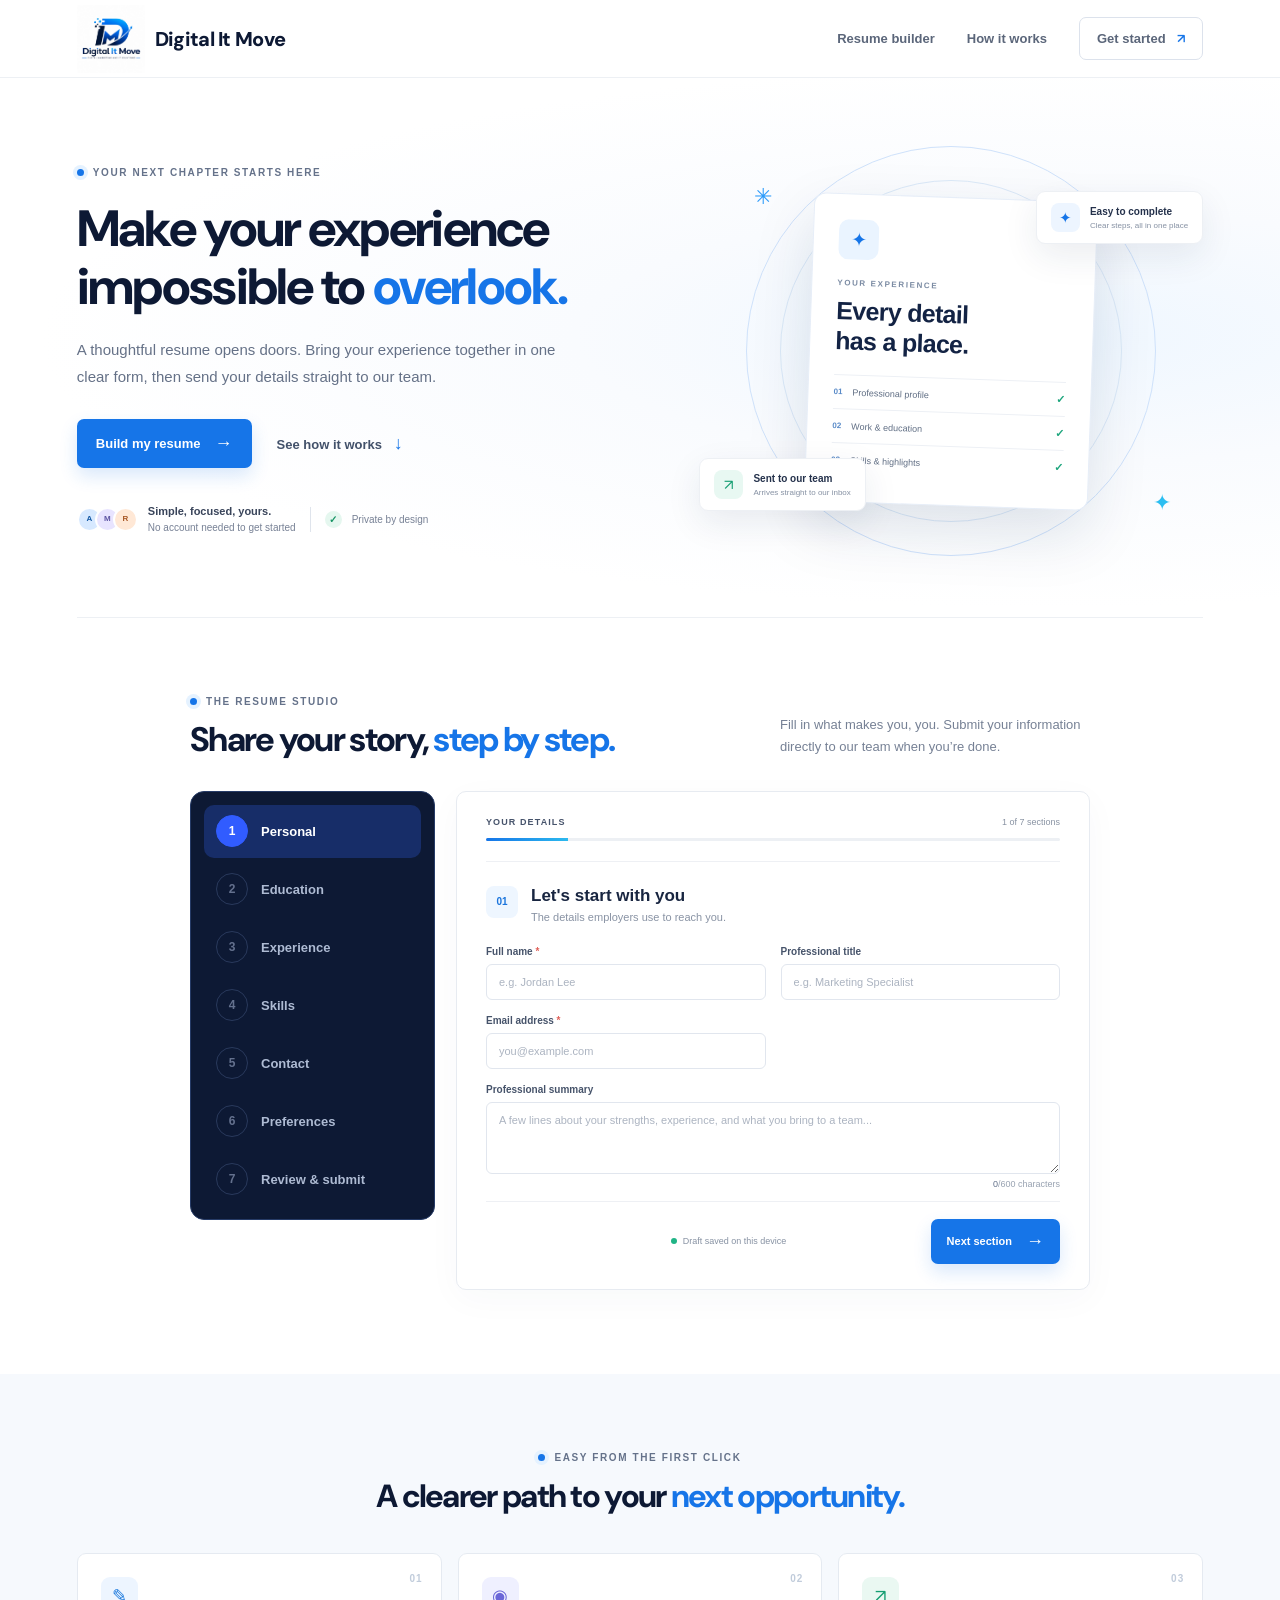
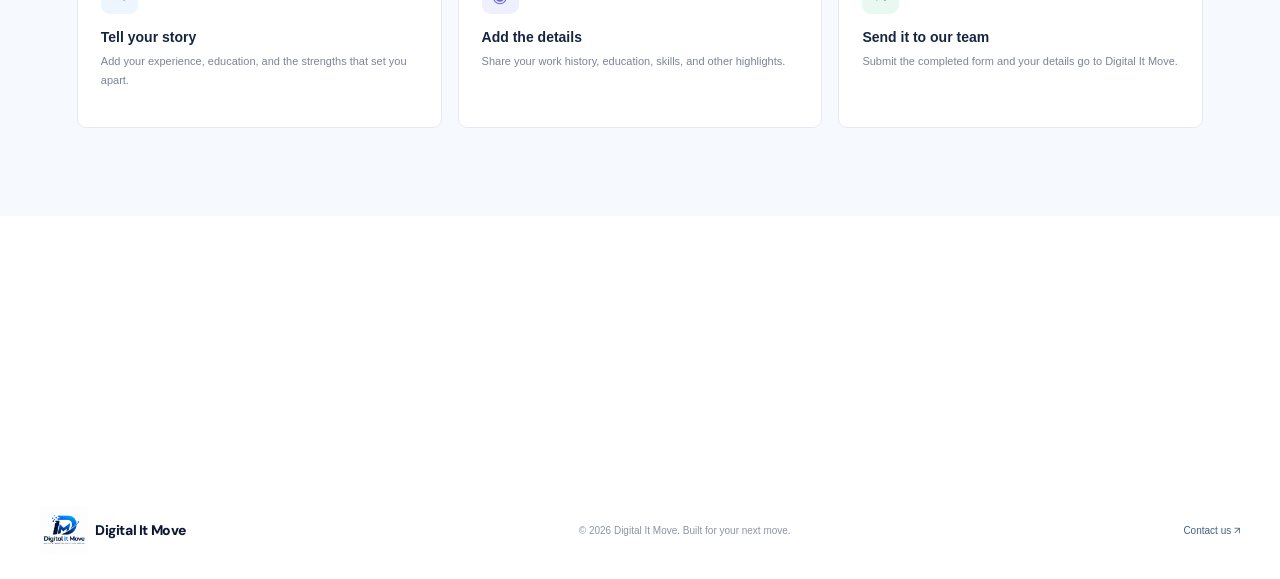
<file: index.html>
<!doctype html>
<html lang="en">
<head>
  <meta charset="utf-8" />
  <meta name="viewport" content="width=device-width, initial-scale=1" />
  <meta name="theme-color" content="#0d1934" />
  <meta name="description" content="Build a polished, professional resume with Digital It Move." />
  <title>Digital It Move| Resume</title>
  <link rel="icon" href="assets/dim-logo.jpeg" type="image/jpeg" />
  <link rel="preconnect" href="https://fonts.googleapis.com" />
  <link rel="preconnect" href="https://fonts.gstatic.com" crossorigin />
  <link href="https://fonts.googleapis.com/css2?family=DM+Sans:wght@400;500;600;700&family=Manrope:wght@400;500;600;700;800&display=swap" rel="stylesheet" />
  <style>
    :root{--navy:#0d1934;--blue:#1675e8;--ink:#18243c;--muted:#68758c;--line:#e5eaf1;--wash:#f5f8fc;--sans:Arial,"DM Sans",sans-serif;--display:"DM Sans",Arial,sans-serif}*{box-sizing:border-box}html{scroll-behavior:smooth;scroll-padding-top:88px}body{margin:0;color:var(--ink);font-family:var(--sans);background:#fff}a{color:inherit;text-decoration:none}button,input,textarea{font:inherit}.topbar{height:78px;border-bottom:1px solid #edf0f4;display:flex;align-items:center;justify-content:space-between;padding:0 max(calc((100vw - 1200px)/2),6%);background:#fff;position:sticky;top:0;z-index:10}.brand img{width:225px;height:55px;object-fit:contain;object-position:left center}.topnav{display:flex;align-items:center;gap:32px;font-size:13px;color:#5b667a;font-weight:600}.topnav a:hover{color:var(--blue)}.topnav .nav-cta{padding:12px 17px;border:1px solid #dce2ec;border-radius:7px}.nav-cta span{color:var(--blue);margin-left:8px}.menu-toggle{display:none;border:0;background:none;font-size:24px;color:var(--navy)}.hero{position:relative;overflow:hidden;min-height:540px;padding:72px max(calc((100vw - 1200px)/2),6%) 66px;display:grid;grid-template-columns:1fr .85fr;align-items:center;gap:30px;background:radial-gradient(ellipse at 82% 48%,#eff7ff 0,#f9fbfe 32%,#fff 68%)}.hero-copy{position:relative;z-index:2}.eyebrow{font-size:10px;letter-spacing:1.6px;font-weight:700;color:#65728a;display:flex;align-items:center;gap:9px;margin:0 0 22px}.eyebrow-dot{width:7px;height:7px;background:var(--blue);border-radius:50%;box-shadow:0 0 0 4px #e5f2ff}.hero h1,.section-heading h2,.how-section h2,.closing-cta h2{font-family:var(--display);font-weight:750;letter-spacing:-1.7px;color:var(--navy)}.hero h1{font-size:clamp(36px,4.2vw,51px);line-height:1.14;margin:0 0 20px}.hero h1 span,.section-heading h2 span,.how-section h2 span{color:var(--blue)}.hero-sub{max-width:490px;line-height:1.8;font-size:15px;color:#657187;margin:0}.hero-actions{display:flex;align-items:center;gap:25px;margin-top:29px}.button{border:0;cursor:pointer;display:inline-flex;align-items:center;justify-content:center;gap:14px;border-radius:7px;font-size:13px;font-weight:700;transition:transform .18s,box-shadow .18s,background .18s}.button:hover{transform:translateY(-2px)}.button-primary{background:var(--blue);color:white;padding:14px 19px;box-shadow:0 8px 18px #1675e82a}.button-primary:hover{background:#0867d8}.button-primary span{font-size:18px}.text-link{font-size:13px;font-weight:700;color:#42516a}.text-link span{padding-left:8px;color:var(--blue);font-size:18px}.trust-row{display:flex;align-items:center;gap:10px;margin-top:35px;color:#778195;font-size:10px;line-height:1.5}.trust-row strong{color:#39445a;font-size:11px}.avatar-stack{display:flex;padding-right:7px}.avatar-stack i{font-style:normal;width:25px;height:25px;background:#d7e9ff;border:2px solid white;border-radius:50%;margin-right:-7px;font-size:8px;font-weight:700;display:grid;place-items:center;color:#1459a5}.avatar-stack i:nth-child(2){background:#e8e4ff;color:#5d54a3}.avatar-stack i:nth-child(3){background:#ffe8d6;color:#a85725}.trust-divider{height:25px;width:1px;background:#dfe4ec;margin:0 4px}.trust-check{width:17px;height:17px;border-radius:50%;background:#e5f7ef;color:#179464;display:grid;place-items:center;font-weight:bold}.hero-art{height:390px;position:relative;display:flex;align-items:center;justify-content:center}.art-orbit{position:absolute;border:1px solid #cfe2fb;border-radius:50%;width:410px;height:410px}.orbit-two{width:342px;height:342px;border-color:#dbe9f8}.details-card{position:relative;z-index:2;width:284px;min-height:306px;background:#fff;border:1px solid #e7eef8;border-radius:12px;padding:25px;box-shadow:0 24px 60px #102d5520;transform:rotate(2deg)}.details-icon{width:40px;height:40px;border-radius:10px;display:grid;place-items:center;color:var(--blue);background:#eaf4ff;font-size:19px}.details-card>p{font-size:8px;letter-spacing:1.6px;color:#7b8ba3;font-weight:800;margin:19px 0 8px}.details-card h2{font-size:25px;line-height:1.2;letter-spacing:-.7px;color:#132344;margin:0 0 19px}.detail-row{display:flex;align-items:center;border-top:1px solid #edf0f5;padding:10px 0;font-size:9px;color:#5f6d83;gap:10px}.detail-row i{font-style:normal;color:#5a8bc8;font-size:8px;font-weight:700}.detail-row b{margin-left:auto;color:#1ca57c;font-size:11px}.floating-note{position:absolute;background:#fff;border:1px solid #edf0f4;border-radius:9px;box-shadow:0 12px 35px #122c5116;display:flex;align-items:center;gap:10px;padding:11px 14px;z-index:3}.floating-note b,.floating-note small{display:block}.floating-note b{font-size:10px;color:#24314b}.floating-note small{font-size:8px;color:#8691a3;margin-top:4px}.note-icon,.download-icon{width:29px;height:29px;border-radius:8px;background:#edf5ff;color:var(--blue);display:grid;place-items:center;font-size:15px}.download-icon{background:#e8f8f2;color:#159e72}.note-top{top:35px;right:0}.note-bottom{bottom:35px;left:0}.art-spark{position:absolute;color:#2b9afa;font-size:22px}.spark-a{top:28px;left:55px}.spark-b{bottom:30px;right:32px;color:#2bbef1}.hero-bottom-rule{position:absolute;bottom:0;left:6%;right:6%;height:1px;background:#edf0f4}.builder-section{max-width:900px;padding:78px 0 84px;margin:auto}.section-heading{display:flex;justify-content:space-between;align-items:end;margin-bottom:30px;gap:22px}.section-heading .eyebrow{margin-bottom:13px}.section-heading h2,.how-section h2{font-size:34px;line-height:1.2;margin:0}.section-heading>p{max-width:310px;color:#768195;font-size:13px;line-height:1.7;margin:0 0 3px}.builder-layout{display:block}.form-panel{width:100%;padding:25px 29px;border:1px solid #e7ebf1;border-radius:10px;background:#fff;box-shadow:0 9px 35px #17315108}.form-progress{padding-bottom:20px;border-bottom:1px solid #eef0f4}.progress-copy{display:flex;justify-content:space-between;font-size:9px;letter-spacing:1.1px;font-weight:800;color:#46536b}.progress-copy span+span{letter-spacing:0;color:#8993a3;font-weight:500}.progress-track{height:3px;background:#edf0f4;margin-top:11px;border-radius:5px;overflow:hidden}.progress-track span{width:25%;height:100%;display:block;background:linear-gradient(90deg,#1675e8,#2cb9ee);transition:width .25s}.form-section{display:none;padding:24px 0 12px}.form-section.active{display:block;animation:enter .24s ease}@keyframes enter{from{opacity:.5;transform:translateY(4px)}to{opacity:1;transform:translateY(0)}}.form-section-heading{display:flex;gap:13px;align-items:flex-start;margin-bottom:20px}.section-number{width:32px;height:32px;display:grid;place-items:center;background:#eef6ff;color:#1a74dc;font-weight:800;font-size:10px;border-radius:8px;flex:none}.form-section-heading h3{font-size:17px;margin:0 0 5px;color:#182540}.form-section-heading p{color:#8993a4;font-size:11px;margin:0}.field-grid{display:grid;gap:15px}.two-col{grid-template-columns:1fr 1fr}.field{display:flex;flex-direction:column;gap:7px;min-width:0}.field>span{font-size:10px;color:#46536a;font-weight:700}.field em{font-style:normal;color:#e06159}.field input,.field textarea{width:100%;border:1px solid #e1e6ee;background:#fff;border-radius:6px;padding:11px 12px;color:#26334a;font-size:11px;outline:none;resize:vertical;transition:border .2s,box-shadow .2s}.field input::placeholder,.field textarea::placeholder{color:#acb4c1}.field input:focus,.field textarea:focus{border-color:#7bb2f2;box-shadow:0 0 0 3px #eaf4ff}.field-full{grid-column:1/-1}.field-hint{display:flex;justify-content:flex-end;color:#98a2b1;font-size:9px;margin-top:-2px}.field-hint span{color:#63718a}.form-controls{border-top:1px solid #eef0f4;padding-top:17px;display:flex;align-items:center;justify-content:space-between;gap:10px}.back-button{border:0;background:none;color:#637188;font-size:11px;font-weight:700;cursor:pointer;padding:9px 0}.back-button:disabled{opacity:.38;cursor:default}.next-button{padding:12px 16px;font-size:11px}.next-button:disabled{opacity:.65;cursor:wait;transform:none}.save-status{font-size:9px;color:#8792a3;display:flex;align-items:center;gap:6px}.save-status i{width:6px;height:6px;border-radius:50%;background:#20b486;display:inline-block}.repeat-list{display:grid;gap:14px}.repeat-card{border:1px solid #e5e9f0;border-radius:7px;padding:13px;position:relative}.repeat-card-top{display:flex;justify-content:space-between;align-items:center;margin-bottom:12px}.repeat-card-top b{font-size:10px;color:#64718a}.remove-entry{border:0;background:none;color:#a3abba;font-size:18px;cursor:pointer;padding:1px 5px}.repeat-fields{display:grid;grid-template-columns:1fr 1fr;gap:11px}.repeat-fields .field-full{grid-column:1/-1}.repeat-fields .field input,.repeat-fields .field textarea{padding:9px 10px;font-size:10px}.add-button{margin-top:14px;border:1px dashed #bdcbe0;background:#f9fbfe;border-radius:6px;width:100%;padding:11px;color:#2c70c2;font-size:10px;font-weight:700;cursor:pointer}.add-button:hover{background:#eff6ff}.skills-field{margin-top:20px}.skills-field small{font-size:9px;color:#8d97a6;font-weight:400}.privacy-note{display:flex;gap:11px;align-items:center;background:#f2f8ff;border:1px solid #e0efff;border-radius:7px;padding:11px 13px;margin-top:20px}.privacy-note span{font-size:18px;color:#2c81db}.privacy-note p{font-size:10px;color:#63738b;margin:0;line-height:1.6}.submit-message{display:none;margin:17px 0 0;padding:13px 15px;border-radius:7px;font-size:12px;line-height:1.6}.submit-message.success{display:block;color:#147755;background:#edf9f4;border:1px solid #ceefdf}.submit-message.error{display:block;color:#a53b37;background:#fff3f2;border:1px solid #f5d6d3}.how-section{padding:78px max(calc((100vw - 1200px)/2),6%) 88px;background:#f6f9fd;text-align:center}.how-section .eyebrow{justify-content:center;margin-bottom:14px}.how-section h2{font-size:32px;margin:0}.steps-grid{display:grid;grid-template-columns:repeat(3,1fr);gap:16px;margin-top:38px;text-align:left}.step-card{position:relative;padding:23px;border:1px solid #e5eaf1;border-radius:9px;background:#fff;min-height:175px}.step-index{position:absolute;right:18px;top:19px;color:#c1ccdb;font-size:10px;letter-spacing:1px;font-weight:700}.step-icon{height:37px;width:37px;border-radius:9px;background:#edf5ff;color:#1a78dd;display:grid;place-items:center;font-size:18px}.step-card:nth-child(2) .step-icon{background:#eff0ff;color:#6b67d8}.step-card:nth-child(3) .step-icon{background:#eaf8f2;color:#159e72}.step-card h3{font-size:14px;margin:15px 0 7px;color:#182540}.step-card p{font-size:11px;color:#7a8598;line-height:1.7;margin:0}.closing-cta{position:relative;overflow:hidden;margin:65px auto 0;max-width:1200px;min-height:200px;border-radius:11px;padding:36px 48px;background:linear-gradient(115deg,#0e1b39,#112f62 75%,#105ca7);display:flex;justify-content:space-between;align-items:center;color:white}.closing-cta .eyebrow{color:#a9c6ea;margin-bottom:12px}.closing-cta h2{color:#fff;font-size:28px;line-height:1.3;margin:0}.button-light{position:relative;z-index:1;background:white;color:#18304f;padding:14px 19px}.button-light span{font-size:18px;color:var(--blue)}.cta-orbit{position:absolute;width:270px;height:270px;border:1px solid #ffffff1d;border-radius:50%;right:143px;top:-37px}.cta-orbit:after{content:"";position:absolute;inset:28px;border:1px solid #ffffff15;border-radius:50%}.footer{max-width:1200px;margin:auto;padding:25px 0;display:flex;align-items:center;justify-content:space-between;color:#8a95a5;font-size:10px}.footer-brand img{width:185px;height:47px;object-fit:contain;object-position:left center}.footer>a:last-child{color:#426080}.toast{position:fixed;bottom:22px;left:50%;transform:translate(-50%,20px);opacity:0;pointer-events:none;background:#122448;color:#fff;font-size:12px;padding:12px 18px;border-radius:7px;transition:all .2s;z-index:50}.toast.show{opacity:1;transform:translate(-50%,0)}
    @media(max-width:900px){.hero{grid-template-columns:1fr .8fr;padding-top:60px}.hero h1{font-size:39px}.hero-art{transform:scale(.88);margin:0 -22px}.builder-section{margin:0 6%;padding:65px 0}.section-heading{align-items:start}.steps-grid{gap:10px}.closing-cta{margin-left:6%;margin-right:6%}.footer{margin:0 6%}}
    @media(max-width:650px){.topbar{height:67px;padding:0 5%}.brand img{width:195px;height:49px}.topnav{display:none;position:absolute;top:66px;left:0;right:0;background:#fff;padding:18px 6%;border-bottom:1px solid var(--line);flex-direction:column;align-items:stretch;gap:14px}.topnav.open{display:flex}.topnav .nav-cta{text-align:center}.menu-toggle{display:block}.hero{display:block;padding:54px 6% 42px;min-height:0}.hero h1{font-size:38px}.hero-sub{font-size:13px}.hero-art{height:300px;margin:20px -10px 0;transform:none}.art-orbit{width:330px;height:330px}.orbit-two{width:278px;height:278px}.details-card{width:252px;min-height:278px;padding:20px}.details-card h2{font-size:22px;margin-bottom:13px}.details-card>p{margin-top:13px}.note-top{right:0;top:1px}.note-bottom{left:0;bottom:0}.trust-row{margin-top:27px;flex-wrap:wrap}.builder-section{margin:0;padding:55px 5%}.section-heading{display:block;margin-bottom:22px}.section-heading h2,.how-section h2{font-size:28px}.section-heading>p{margin-top:12px}.form-panel{padding:18px 15px}.two-col{grid-template-columns:1fr}.field-full{grid-column:auto}.repeat-fields{grid-template-columns:1fr}.repeat-fields .field-full{grid-column:auto}.form-controls{flex-wrap:wrap}.save-status{order:3;width:100%;justify-content:center}.next-button{margin-left:auto}.how-section{padding:54px 6% 62px}.steps-grid{grid-template-columns:1fr;gap:10px;margin-top:26px}.step-card{min-height:0;padding:20px}.closing-cta{margin:30px 5% 0;min-height:220px;padding:25px 23px;display:block}.closing-cta h2{font-size:24px}.button-light{margin-top:21px}.cta-orbit{right:-8px;top:-27px}.footer{margin:0 5%;padding:22px 0;gap:12px;flex-wrap:wrap}.footer>span{order:3;width:100%;text-align:center}.footer-brand img{width:155px;height:42px}.footer>a:last-child{font-size:9px}}
  </style>
  <style>
    .builder-layout{display:grid;grid-template-columns:245px minmax(0,1fr);gap:21px;align-items:start}.steps-nav{display:grid;gap:5px;padding:13px;background:#0d1934;border:1px solid #263b67;border-radius:14px;position:sticky;top:96px}.step-link{min-height:53px;display:flex;align-items:center;gap:13px;text-align:left;padding:8px 12px;border:0;border-radius:10px;background:transparent;color:#aebbd3;font-size:13px;font-weight:600;cursor:pointer}.step-link:hover{background:#172953;color:#fff}.step-link>span{width:32px;height:32px;border:1px solid #29395c;border-radius:50%;display:grid;place-items:center;color:#64718e;font-size:12px;flex:none}.step-link.active{background:#172d68;color:#fff}.step-link.active>span{background:#315cff;border-color:#315cff;color:#fff}.step-link.done>span{background:#073e47;border-color:#0c9c8b;color:#24c9aa}.field select{width:100%;border:1px solid #e1e6ee;background:#fff;border-radius:6px;padding:11px 12px;color:#26334a;font-size:11px;outline:none}.verification-note{display:flex;align-items:center;gap:10px;padding:12px 14px;margin-top:14px;background:#f0f7ff;border:1px solid #dcecff;border-radius:7px}.verification-note>span{width:22px;height:22px;display:grid;place-items:center;flex:none;border-radius:50%;background:#e3f6ee;color:#168d66;font-weight:700}.verification-note p{margin:0;color:#49617f;font-size:11px;line-height:1.5}.consent-field{display:flex;align-items:flex-start;gap:10px;margin-top:20px;padding:13px;border:1px solid #e1e7f0;border-radius:7px;background:#fbfcfe;color:#5b687e;font-size:11px;line-height:1.6}.consent-field input{margin-top:2px;accent-color:#1675e8;flex:none}.consent-field em{font-style:normal;color:#df6157}.form-section-heading{margin-bottom:23px}
    @media(max-width:900px){.builder-layout{grid-template-columns:205px minmax(0,1fr);gap:14px}.steps-nav{padding:9px}.step-link{font-size:11px;gap:9px;padding:7px}.step-link>span{width:28px;height:28px}.form-panel{padding:22px 20px}}
    @media(max-width:650px){.builder-layout{display:flex;flex-direction:column;gap:14px}.steps-nav{position:static;width:100%;display:flex;overflow-x:auto;gap:5px;padding:8px;border-radius:10px}.step-link{flex:0 0 auto;min-height:42px;width:auto;padding:6px 9px;font-size:10px;gap:7px;white-space:nowrap}.step-link>span{width:25px;height:25px;font-size:10px}.form-panel{padding:18px 14px}.two-col{grid-template-columns:1fr}}
  </style>
  <style>
    .brand{display:flex;align-items:center;gap:10px}.brand-logo{display:none!important}.brand::before,.footer-brand::before{content:"";display:block;flex:none;background:url("assets/dim-logo.jpeg") center/contain no-repeat;width:68px;height:68px}.brand::after{content:"Digital It Move";font-family:var(--display);font-weight:800;font-size:20px;letter-spacing:-.7px;color:var(--navy)}.footer-brand{display:flex;align-items:center;gap:7px}.footer-brand::before{width:48px;height:48px}.footer-brand::after{content:"Digital It Move";font-family:var(--display);font-size:14px;font-weight:800;letter-spacing:-.4px;color:var(--navy)}@media(max-width:650px){.topbar{height:76px}.brand::before{width:58px;height:58px}.brand::after{font-size:18px}.footer-brand::before{width:42px;height:42px}}
  </style>
</head>
<body>
  <header class="topbar">
    <a class="brand" href="#top" aria-label="Digital It Move home">
      <svg class="brand-logo" width="225" height="55" viewBox="0 0 500 88" role="img" aria-label="Digital It Move"><defs><linearGradient id="brand-blue" x1="0" y1="1" x2="1" y2="0"><stop stop-color="#1248b6"/><stop offset="1" stop-color="#14a9f4"/></linearGradient></defs><g transform="translate(4 5)"><path d="M13 7h15l-4 13H9zM2 25h15l-4 13H0zM34 23h15l-4 13H30z" fill="#1387e8"/><path d="M48 10h25c19 0 34 14 34 33 0 7-2 13-5 18L82 75c9-7 15-16 15-26 0-13-10-22-24-22H45z" fill="url(#brand-blue)"/><path d="M9 43h14l-9 32H0z" fill="#0d1934"/><path d="M29 43h12l-3 15 12-10 8 8 17-15-3 16-15 11-8-7-15 13H24z" fill="url(#brand-blue)"/><path d="M29 77c30-3 53-15 70-39l-7-2 19-8-3 20-4-5C84 70 58 82 27 84z" fill="#167be4"/></g><text x="126" y="57" font-family="Arial,sans-serif" font-size="39" font-weight="700" letter-spacing="-1.5" fill="#0d1934">Digital <tspan fill="#0879e9">It</tspan> Move</text></svg>
    </a>
    <nav class="topnav" aria-label="Main navigation">
      <a href="#builder">Resume builder</a>
      <a href="#how-it-works">How it works</a>
      <a class="nav-cta" href="#builder">Get started <span aria-hidden="true">↗</span></a>
    </nav>
    <button class="menu-toggle" aria-label="Open navigation" aria-expanded="false">☰</button>
  </header>

  <main id="top">
    <section class="hero">
      <div class="hero-copy">
        <p class="eyebrow"><span class="eyebrow-dot"></span> YOUR NEXT CHAPTER STARTS HERE</p>
        <h1>Make your experience<br />impossible to <span>overlook.</span></h1>
        <p class="hero-sub">A thoughtful resume opens doors. Bring your experience together in one clear form, then send your details straight to our team.</p>
        <div class="hero-actions">
          <a class="button button-primary" href="#builder">Build my resume <span aria-hidden="true">→</span></a>
          <a class="text-link" href="#how-it-works">See how it works <span aria-hidden="true">↓</span></a>
        </div>
        <div class="trust-row"><div class="avatar-stack"><i>A</i><i>M</i><i>R</i></div><span><strong>Simple, focused, yours.</strong><br />No account needed to get started</span><span class="trust-divider"></span><span class="trust-check">✓</span><span>Private by design</span></div>
      </div>
      <div class="hero-art" aria-label="Your experience, organized in one place">
        <div class="art-orbit orbit-one"></div><div class="art-orbit orbit-two"></div>
        <div class="details-card"><span class="details-icon">✦</span><p>YOUR EXPERIENCE</p><h2>Every detail<br />has a place.</h2><div class="detail-row"><i>01</i><span>Professional profile</span><b>✓</b></div><div class="detail-row"><i>02</i><span>Work & education</span><b>✓</b></div><div class="detail-row"><i>03</i><span>Skills & highlights</span><b>✓</b></div></div>
        <div class="floating-note note-top"><span class="note-icon">✦</span><span><b>Easy to complete</b><small>Clear steps, all in one place</small></span></div>
        <div class="floating-note note-bottom"><span class="download-icon">↗</span><span><b>Sent to our team</b><small>Arrives straight to our inbox</small></span></div>
        <div class="art-spark spark-a">✳</div><div class="art-spark spark-b">✦</div>
      </div>
      <div class="hero-bottom-rule"></div>
    </section>

    <section class="builder-section" id="builder">
      <div class="section-heading">
        <div><p class="eyebrow"><span class="eyebrow-dot"></span> THE RESUME STUDIO</p><h2>Share your story, <span>step by step.</span></h2></div>
        <p>Fill in what makes you, you. Submit your information directly to our team when you’re done.</p>
      </div>
      <div class="builder-layout">
        <nav class="steps-nav" aria-label="Resume information sections">
          <button type="button" class="step-link active" data-go-to="0"><span>1</span> Personal</button>
          <button type="button" class="step-link" data-go-to="1"><span>2</span> Education</button>
          <button type="button" class="step-link" data-go-to="2"><span>3</span> Experience</button>
          <button type="button" class="step-link" data-go-to="3"><span>4</span> Skills</button>
          <button type="button" class="step-link" data-go-to="4"><span>5</span> Contact</button>
          <button type="button" class="step-link" data-go-to="5"><span>6</span> Preferences</button>
          <button type="button" class="step-link" data-go-to="6"><span>7</span> Review &amp; submit</button>
        </nav>
        <form id="resume-form" class="form-panel">
          <div class="form-progress"><div class="progress-copy"><span>YOUR DETAILS</span><span id="progress-label">1 of 4 sections</span></div><div class="progress-track"><span id="progress-bar"></span></div></div>
          <section class="form-section active" data-section="0">
            <div class="form-section-heading"><span class="section-number">01</span><div><h3>Let's start with you</h3><p>The details employers use to reach you.</p></div></div>
            <div class="field-grid two-col">
              <label class="field"><span>Full name <em>*</em></span><input name="name" autocomplete="name" placeholder="e.g. Jordan Lee" required /></label>
              <label class="field"><span>Professional title</span><input name="title" placeholder="e.g. Marketing Specialist" /></label>
              <label class="field"><span>Email address <em>*</em></span><input name="email" type="email" autocomplete="email" placeholder="you@example.com" required /></label>
              <label class="field field-full"><span>Professional summary</span><textarea name="summary" rows="4" maxlength="600" placeholder="A few lines about your strengths, experience, and what you bring to a team..."></textarea><small class="field-hint"><span id="summary-count">0</span>/600 characters</small></label>
            </div>
          </section>
          <section class="form-section" data-section="2">
            <div class="form-section-heading"><span class="section-number">02</span><div><h3>Experience that matters</h3><p>Share your roles and the impact you made.</p></div></div>
            <div id="experience-list" class="repeat-list"></div>
            <button type="button" class="add-button" data-add="experience"><span>＋</span> Add another role</button>
          </section>
          <section class="form-section" data-section="1">
            <div class="form-section-heading"><span class="section-number">02</span><div><h3>Education</h3><p>Add each qualification you want us to include.</p></div></div>
            <div id="education-list" class="repeat-list"></div>
            <button type="button" class="add-button" data-add="education"><span>＋</span> Add another qualification</button>
          </section>
          <section class="form-section" data-section="3">
            <div class="form-section-heading"><span class="section-number">04</span><div><h3>Skills &amp; certifications</h3><p>Tell us what you can do and what you have completed.</p></div></div>
            <label class="field"><span>Skills <small>(separate each with a comma)</small></span><textarea name="skills" rows="3" placeholder="Communication, Excel, customer service..."></textarea></label>
            <label class="field skills-field"><span>Certifications</span><textarea name="certifications" rows="3" placeholder="Certification name, issuing organization, year..."></textarea></label>
            <div class="verification-note"><span>✓</span><p>The documents you list will be verified via call or WhatsApp.</p></div>
          </section>
          <section class="form-section" data-section="4">
            <div class="form-section-heading"><span class="section-number">05</span><div><h3>Contact details</h3><p>How can our team reach you about your application?</p></div></div>
            <div class="field-grid two-col">
              <label class="field"><span>Phone number <em>*</em></span><input name="phone" type="tel" autocomplete="tel" placeholder="+91 98765 43210" required /></label>
              <label class="field"><span>WhatsApp number</span><input name="whatsapp" type="tel" placeholder="If different from your phone" /></label>
              <label class="field"><span>City &amp; state <em>*</em></span><input name="location" autocomplete="address-level2" placeholder="e.g. Nagpur, Maharashtra" required /></label>
              <label class="field"><span>LinkedIn or portfolio</span><input name="website" type="url" placeholder="https://" /></label>
              <label class="field field-full"><span>Preferred contact method</span><select name="contactMethod"><option value="Phone call">Phone call</option><option value="WhatsApp">WhatsApp</option><option value="Email">Email</option></select></label>
            </div>
          </section>
          <section class="form-section" data-section="5">
            <div class="form-section-heading"><span class="section-number">06</span><div><h3>Job preferences</h3><p>Help us understand the roles you are looking for.</p></div></div>
            <div class="field-grid two-col">
              <label class="field"><span>Preferred job title</span><input name="preferredRole" placeholder="e.g. Accounts Assistant" /></label>
              <label class="field"><span>Preferred work location</span><input name="preferredLocation" placeholder="City, state, or remote" /></label>
              <label class="field"><span>Work arrangement</span><select name="workArrangement"><option value="">Choose an option</option><option>On-site</option><option>Hybrid</option><option>Remote</option><option>Flexible</option></select></label>
              <label class="field"><span>Employment type</span><select name="employmentType"><option value="">Choose an option</option><option>Full-time</option><option>Part-time</option><option>Contract</option><option>Internship</option><option>Temporary</option></select></label>
              <label class="field"><span>Available to start</span><input name="availability" placeholder="Immediately, 2 weeks, etc." /></label>
              <label class="field"><span>Expected salary <small>(optional)</small></span><input name="salary" placeholder="Amount and currency, if you wish" /></label>
            </div>
          </section>
          <section class="form-section" data-section="6">
            <div class="form-section-heading"><span class="section-number">07</span><div><h3>Review &amp; submit</h3><p>Add any final details, then send your information to our team.</p></div></div>
            <label class="field"><span>Languages</span><input name="languages" placeholder="English (fluent), Hindi (native)..." /></label>
            <label class="field skills-field"><span>Projects, awards or volunteer work</span><textarea name="extras" rows="4" placeholder="Add relevant projects, awards, or community work..."></textarea></label>
            <div class="privacy-note"><span>♢</span><p>Send opens your email app with your details addressed to avipatmase@gmail.com. Review and send it there. Your draft is saved in this browser.</p></div>
            <label class="consent-field"><input type="checkbox" name="submissionConsent" required /><span>I confirm these details are accurate and agree to share them with Digital It Move for resume assistance. <em>*</em></span></label>
          </section>
          <div class="form-controls"><button type="button" class="back-button" id="back-button" disabled>← Back</button><span class="save-status" id="save-status"><i></i> Draft saved on this device</span><button type="button" class="button button-primary next-button" id="next-button">Next section <span>→</span></button></div>
          <p class="submit-message" id="submit-message" role="status" aria-live="polite"></p>
        </form>
      </div>
    </section>

    <section class="how-section" id="how-it-works"><p class="eyebrow"><span class="eyebrow-dot"></span> EASY FROM THE FIRST CLICK</p><h2>A clearer path to your <span>next opportunity.</span></h2><div class="steps-grid"><article class="step-card"><span class="step-index">01</span><div class="step-icon">✎</div><h3>Tell your story</h3><p>Add your experience, education, and the strengths that set you apart.</p></article><article class="step-card"><span class="step-index">02</span><div class="step-icon">◉</div><h3>Add the details</h3><p>Share your work history, education, skills, and other highlights.</p></article><article class="step-card"><span class="step-index">03</span><div class="step-icon">↗</div><h3>Send it to our team</h3><p>Submit the completed form and your details go to Digital It Move.</p></article></div></section>
    <section class="closing-cta"><div><p class="eyebrow">A GOOD NEXT STEP</p><h2>Your experience deserves<br />a great first impression.</h2></div><a class="button button-light" href="#builder">Start building <span>→</span></a><div class="cta-orbit"></div></section>
  </main>
  <footer class="footer"><a href="#top" class="footer-brand" aria-label="Digital It Move"><svg class="brand-logo" width="185" height="47" viewBox="0 0 500 88" role="img" aria-label="Digital It Move"><defs><linearGradient id="footer-blue" x1="0" y1="1" x2="1" y2="0"><stop stop-color="#1248b6"/><stop offset="1" stop-color="#14a9f4"/></linearGradient></defs><g transform="translate(4 5)"><path d="M13 7h15l-4 13H9zM2 25h15l-4 13H0zM34 23h15l-4 13H30z" fill="#1387e8"/><path d="M48 10h25c19 0 34 14 34 33 0 7-2 13-5 18L82 75c9-7 15-16 15-26 0-13-10-22-24-22H45z" fill="url(#footer-blue)"/><path d="M9 43h14l-9 32H0z" fill="#0d1934"/><path d="M29 43h12l-3 15 12-10 8 8 17-15-3 16-15 11-8-7-15 13H24z" fill="url(#footer-blue)"/><path d="M29 77c30-3 53-15 70-39l-7-2 19-8-3 20-4-5C84 70 58 82 27 84z" fill="#167be4"/></g><text x="126" y="57" font-family="Arial,sans-serif" font-size="39" font-weight="700" letter-spacing="-1.5" fill="#0d1934">Digital <tspan fill="#0879e9">It</tspan> Move</text></svg></a><span>© <span id="year"></span> Digital It Move. Built for your next move.</span><a href="mailto:avipatmase@gmail.com">Contact us ↗</a></footer>
  <div class="toast" id="toast" role="status" aria-live="polite"></div>
  <script>
    (()=>{
      const form=document.querySelector('#resume-form');
      const sections=[...document.querySelectorAll('.form-section')].sort((a,b)=>Number(a.dataset.section)-Number(b.dataset.section));
      const next=document.querySelector('#next-button');
      const back=document.querySelector('#back-button');
      const progress=document.querySelector('#progress-bar');
      const progressLabel=document.querySelector('#progress-label');
      const storageKey='digital-it-move-resume-v1';
      let step=0;
      let toastTimer;
      const toast=(message)=>{const box=document.querySelector('#toast');box.textContent=message;box.classList.add('show');clearTimeout(toastTimer);toastTimer=setTimeout(()=>box.classList.remove('show'),3000)};
      const getEntries=(type)=>[...document.querySelectorAll(`#${type}-list .repeat-card`)].map(card=>{const value=(suffix)=>card.querySelector(`[name="${type}-${suffix}"]`)?.value.trim()||'';return{qualification:type==='education'?value('qualification'):'',role:value('role'),org:value('org'),year:type==='education'?value('year'):'',start:type==='experience'?value('start'):'',end:type==='experience'?value('end'):'',detail:value(type==='experience'?'description':'detail')}}).filter(item=>Object.values(item).some(Boolean));
      const collect=()=>{const fields={};for(const [key,value] of new FormData(form))fields[key]=value;return{fields,experience:getEntries('experience'),education:getEntries('education')}};
      function save(){try{localStorage.setItem(storageKey,JSON.stringify(collect()));document.querySelector('#save-status').innerHTML='<i></i> Draft saved on this device'}catch{document.querySelector('#save-status').textContent='Draft remains in this tab'}}
      function showStep(index){step=Math.max(0,Math.min(sections.length-1,index));sections.forEach((section,i)=>section.classList.toggle('active',i===step));document.querySelectorAll('.step-link').forEach((button,i)=>{button.classList.toggle('active',i===step);button.classList.toggle('done',i<step);button.querySelector('span').textContent=i<step?'✓':String(i+1)});progress.style.width=`${(step+1)/sections.length*100}%`;progressLabel.textContent=`${step+1} of ${sections.length} sections`;back.disabled=step===0;next.innerHTML=step===sections.length-1?'Send to Digital It Move <span>↗</span>':'Next section <span>→</span>';}
      function addEntry(type,data={}){const list=document.querySelector(`#${type}-list`);const experience=type==='experience';const label=experience?'Experience':'Education';const card=document.createElement('div');card.className='repeat-card';const fields=experience?'<div class="repeat-fields"><label class="field"><span>Job title</span><input name="experience-role" placeholder="e.g. Project Manager"></label><label class="field"><span>Company</span><input name="experience-org" placeholder="e.g. Acme Studio"></label><label class="field"><span>Start date</span><input name="experience-start" placeholder="e.g. Jan 2022"></label><label class="field"><span>End date</span><input name="experience-end" placeholder="e.g. Present"></label><label class="field field-full"><span>What did you accomplish?</span><textarea name="experience-description" rows="3" placeholder="Describe your contribution and impact..."></textarea></label></div>':'<div class="repeat-fields education-fields"><label class="field"><span>Highest qualification <em>*</em></span><select name="education-qualification" required><option value="">Select qualification</option><option>SSC / Class 10</option><option>HSC / Class 12</option><option>Diploma</option><option>Bachelor\'s degree</option><option>Master\'s degree</option><option>Doctorate</option><option>Professional qualification</option><option>Other</option></select></label><label class="field"><span>Course / degree <em>*</em></span><input name="education-role" required placeholder="e.g. B.Tech in Computer Science"></label><label class="field"><span>College / university <em>*</em></span><input name="education-org" required placeholder="e.g. Rashtrasant Tukadoji Maharaj Nagpur University"></label><label class="field"><span>Passing year <small>(optional)</small></span><input name="education-year" inputmode="numeric" placeholder="e.g. 2025 (expected year if studying)"></label><label class="field field-full"><span>Education description <small>(optional)</small></span><textarea name="education-detail" rows="3" placeholder="Grade or CGPA, specialisation, honours, projects..."></textarea></label></div>';card.innerHTML=`<div class="repeat-card-top"><b>${label} ${list.children.length+1}</b><button class="remove-entry" type="button" aria-label="Remove ${label.toLowerCase()}">×</button></div>${fields}`;const keys=experience?['role','org','start','end','description']:['qualification','role','org','year','detail'];for(const key of keys){const field=card.querySelector(`[name="${type}-${key}"]`);const value=data[key]||(key==='year'?data.end:'');if(field&&value)field.value=value}card.querySelector('.remove-entry').addEventListener('click',()=>{card.remove();[...list.children].forEach((item,i)=>item.querySelector('.repeat-card-top b').textContent=`${label} ${i+1}`);save()});card.addEventListener('input',save);card.addEventListener('change',save);list.append(card)}
      function restore(){try{const draft=JSON.parse(localStorage.getItem(storageKey)||'null');if(!draft)return;for(const[name,value]of Object.entries(draft.fields||{})){const field=form.querySelector(`[name="${name}"]`);if(field)field.value=value}(draft.experience||[]).forEach(item=>addEntry('experience',item));(draft.education||[]).forEach(item=>addEntry('education',item))}catch{localStorage.removeItem(storageKey)}}
      function send(){if(!form.elements.name.value.trim()||!form.elements.email.value.trim()||!form.elements.email.checkValidity()){showStep(0);if(!form.elements.name.value.trim())form.elements.name.focus();else form.elements.email.focus();toast('Add your name and a valid email address first.');return}const data=collect();const f=data.fields;const experience=data.experience.map((item,i)=>`Role ${i+1}: ${item.role||'Not provided'}\nCompany: ${item.org||'Not provided'}\nDates: ${[item.start,item.end].filter(Boolean).join(' — ')||'Not provided'}\nAchievements: ${item.detail||'Not provided'}`).join('\n\n')||'Not provided';const education=data.education.map((item,i)=>`Education ${i+1}\nHighest qualification: ${item.qualification||'Not provided'}\nCourse / degree: ${item.role||'Not provided'}\nCollege / university: ${item.org||'Not provided'}\nPassing year: ${item.year||'Not provided'}\nDescription: ${item.detail||'Not provided'}`).join('\n\n')||'Not provided';const body=[`Resume details for ${f.name}`,`Email: ${f.email}`,`Professional title: ${f.title||'Not provided'}`,`Phone: ${f.phone||'Not provided'}`,`WhatsApp: ${f.whatsapp||'Not provided'}`,`Contact preference: ${f.contactMethod||'Not provided'}`,`Location: ${f.location||'Not provided'}`,`LinkedIn / portfolio: ${f.website||'Not provided'}`,'','PROFESSIONAL SUMMARY',f.summary||'Not provided','','EDUCATION',education,'','EXPERIENCE',experience,'',`SKILLS\n${f.skills||'Not provided'}`,'',`CERTIFICATIONS\n${f.certifications||'Not provided'}`,'',`PREFERRED ROLE\n${f.preferredRole||'Not provided'}`,'',`PREFERRED LOCATION\n${f.preferredLocation||'Not provided'}`,'',`WORK ARRANGEMENT\n${f.workArrangement||'Not provided'}`,'',`EMPLOYMENT TYPE\n${f.employmentType||'Not provided'}`,'',`AVAILABILITY\n${f.availability||'Not provided'}`,'',`EXPECTED SALARY\n${f.salary||'Not provided'}`,'',`LANGUAGES\n${f.languages||'Not provided'}`,'',`PROJECTS / AWARDS / VOLUNTEERING\n${f.extras||'Not provided'}`].join('\n');const subject=`Resume details — ${f.name}`;window.location.href=`mailto:avipatmase@gmail.com?subject=${encodeURIComponent(subject)}&body=${encodeURIComponent(body)}`;const message=document.querySelector('#submit-message');message.className='submit-message success';message.textContent='Your email app should open with the details addressed to Digital It Move. Review and send the message there.'}
      form.addEventListener('input',event=>{if(event.target.matches('input,textarea')){if(event.target.name==='summary')document.querySelector('#summary-count').textContent=event.target.value.length;save()}});
      document.querySelectorAll('[data-add]').forEach(button=>button.addEventListener('click',()=>{addEntry(button.dataset.add);save();document.querySelector(`#${button.dataset.add}-list .repeat-card:last-child input`)?.focus()}));
      next.addEventListener('click',()=>{for(const field of sections[step].querySelectorAll('[required]'))if(!field.reportValidity())return;if(step<sections.length-1)showStep(step+1);else send()});
      document.querySelectorAll('.step-link').forEach((button,index)=>button.addEventListener('click',()=>{if(index<=step){showStep(index);return}if(index===step+1){for(const field of sections[step].querySelectorAll('[required]'))if(!field.reportValidity())return;showStep(index)}}));
      back.addEventListener('click',()=>showStep(step-1));
      form.addEventListener('submit',event=>{event.preventDefault();send()});
      const menu=document.querySelector('.menu-toggle');menu.addEventListener('click',()=>{const open=document.querySelector('.topnav').classList.toggle('open');menu.setAttribute('aria-expanded',String(open));menu.textContent=open?'×':'☰'});
      document.querySelectorAll('.topnav a').forEach(link=>link.addEventListener('click',()=>document.querySelector('.topnav').classList.remove('open')));
      document.querySelector('#year').textContent=new Date().getFullYear();
      restore();if(!document.querySelector('#education-list .repeat-card'))addEntry('education');showStep(0);
    })();
  </script>
</body>
</html>
</file>
